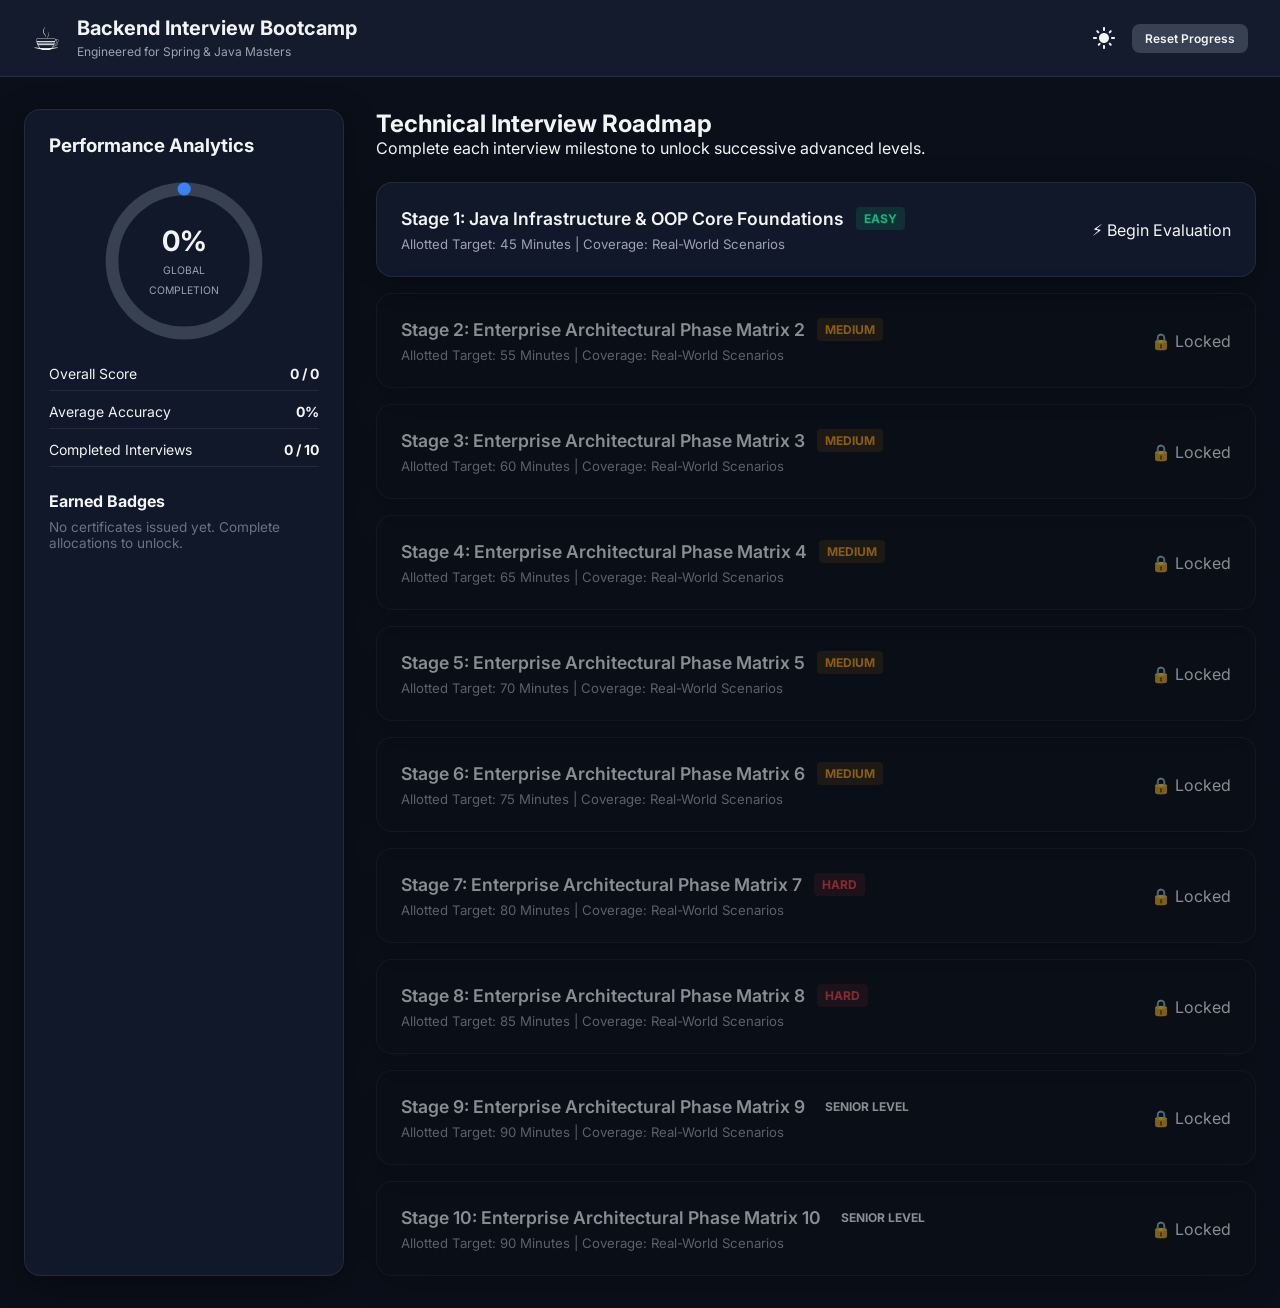
<file: index.html>
<!DOCTYPE html>
<html lang="en" dir="ltr" data-theme="dark">
<head>
    <meta charset="UTF-8">
    <meta name="viewport" content="width=device-width, initial-scale=1.0">
    <title>Backend Interview Bootcamp — Premium Simulator</title>
    <link rel="preconnect" href="https://fonts.googleapis.com">
    <link rel="preconnect" href="https://fonts.gstatic.com" crossorigin>
    <link href="https://fonts.googleapis.com/css2?family=Inter:wght@400;500;600;700&family=JetBrains+Mono:wght@400;500;600&display=swap" rel="stylesheet">
    <link rel="stylesheet" href="style.css">
</head>
<body>
    <audio id="snd-success" src="https://assets.mixkit.co/active_storage/sfx/2019/2019-84.wav" preload="auto"></audio>
    <audio id="snd-fail" src="https://assets.mixkit.co/active_storage/sfx/2514/2514-84.wav" preload="auto"></audio>
    <audio id="snd-click" src="https://assets.mixkit.co/active_storage/sfx/2568/2568-84.wav" preload="auto"></audio>

    <header class="app-header">
        <div class="header-container">
            <div class="logo-group" id="btn-header-home">
                <span class="logo-icon">☕</span>
                <div class="logo-text">
                    <h1>Backend Interview Bootcamp</h1>
                    <span class="logo-sub">Engineered for Spring & Java Masters</span>
                </div>
            </div>
            <div class="header-actions">
                <button id="theme-toggle" class="btn-icon" aria-label="Toggle Theme">
                    <svg class="sun-icon" viewBox="0 0 24 24"><path d="M12 7c-2.76 0-5 2.24-5 5s2.24 5 5 5 5-2.24 5-5-2.24-5-5-5zM2 13h2c.55 0 1-.45 1-1s-.45-1-1-1H2c-.55 0-1 .45-1 1s.45 1 1 1zm18 0h2c.55 0 1-.45 1-1s-.45-1-1-1h-2c-.55 0-1 .45-1 1s.45 1 1 1zM11 2v2c0 .55.45 1 1 1s1-.45 1-1V2c0-.55-.45-1-1-1s-1 .45-1 1zm0 18v2c0 .55.45 1 1 1s1-.45 1-1v-2c0-.55-.45-1-1-1s-1 .45-1 1zM5.99 4.58c-.39-.39-1.03-.39-1.41 0s-.39 1.03 0 1.41l1.06 1.06c.39.39 1.03.39 1.41 0s.39-1.03 0-1.41L5.99 4.58zm12.37 12.37c-.39-.39-1.03-.39-1.41 0s-.39 1.03 0 1.41l1.06 1.06c.39.39 1.03.39 1.41 0s.39-1.03 0-1.41l-1.06-1.06zm1.06-12.37c-.39-.39-1.03-.39-1.41 0l-1.06 1.06c-.39.39-.39 1.03 0 1.41s1.03.39 1.41 0l1.06-1.06c.39-.38.39-1.02 0-1.41zm-12.37 12.37l-1.06 1.06c-.39.39-.39 1.03 0 1.41s1.03.39 1.41 0l1.06-1.06c.39-.39.39-1.03 0-1.41z"/></svg>
                    <svg class="moon-icon" viewBox="0 0 24 24"><path d="M12.3 22h-.1c-5.5 0-10-4.5-10-10 0-4.8 3.5-8.9 8.2-9.8.6-.1 1.2.3 1.3.9.1.6-.2 1.2-.8 1.4-2.8 1-4.7 3.7-4.7 6.8 0 4.1 3.4 7.5 7.5 7.5 3.1 0 5.8-1.9 6.8-4.7.2-.6.8-.9 1.4-.8.6.1 1 .7.9 1.3C21.2 18.5 17.1 22 12.3 22z"/></svg>
                </button>
                <button id="btn-reset-app" class="btn btn-secondary btn-sm">Reset Progress</button>
            </div>
        </div>
    </header>

    <main class="main-viewport">
        <section id="screen-dashboard" class="app-screen">
            <div class="dashboard-grid-layout">
                <aside class="dashboard-sidebar card-glass">
                    <h3>Performance Analytics</h3>
                    <div class="metric-circle-container">
                        <svg class="circular-progress" viewBox="0 0 100 100">
                            <circle class="bg" cx="50" cy="50" r="45"></circle>
                            <circle class="prog" id="dash-circle-pct" cx="50" cy="50" r="45"></circle>
                        </svg>
                        <div class="circle-inner">
                            <span id="dash-text-pct">0%</span>
                            <small>Global Completion</small>
                        </div>
                    </div>
                    <div class="analytics-metrics-list">
                        <div class="metric-row"><span>Overall Score</span><strong id="stat-overall-score">0 / 0</strong></div>
                        <div class="metric-row"><span>Average Accuracy</span><strong id="stat-avg-accuracy">0%</strong></div>
                        <div class="metric-row"><span>Completed Interviews</span><strong id="stat-completed-count">0 / 10</strong></div>
                    </div>
                    <div class="achievements-box">
                        <h4>Earned Badges</h4>
                        <div id="dashboard-badges" class="badges-flex"></div>
                    </div>
                </aside>

                <div class="dashboard-main-content">
                    <div class="section-title-container">
                        <h2>Technical Interview Roadmap</h2>
                        <p>Complete each interview milestone to unlock successive advanced levels.</p>
                    </div>
                    <div class="interviews-grid" id="interviews-container"></div>
                </div>
            </div>
        </section>

        <section id="screen-exam" class="app-screen hidden">
            <div class="exam-workspace">
                <div class="exam-sticky-header card-glass">
                    <div class="exam-info-meta">
                        <button id="exam-back-home" class="btn-text">← Exit to Dashboard</button>
                        <h2 id="exam-title-name">Interview Engine</h2>
                        <div class="tag" id="exam-difficulty-badge">Easy</div>
                    </div>
                    <div class="exam-realtime-metrics">
                        <div class="metric-block" id="exam-timer-wrapper">
                            <span class="label">Time Remaining</span>
                            <span class="val font-mono" id="exam-timer-clock">00:00</span>
                        </div>
                        <div class="metric-block">
                            <span class="label">Progress Indicator</span>
                            <span class="val" id="exam-progress-counter">Q 1 / 42</span>
                        </div>
                    </div>
                    <div class="progress-bar-track">
                        <div class="progress-bar-fill" id="exam-progress-bar"></div>
                    </div>
                </div>

                <div class="exam-body-layout">
                    <aside class="exam-navigator-panel card-glass">
                        <h3>Question Navigator</h3>
                        <div id="navigator-grid" class="navigator-grid"></div>
                        <div class="navigator-legend">
                            <div><span class="dot done"></span>Answered</div>
                            <div><span class="dot review"></span>Review</div>
                            <div><span class="dot current"></span>Current</div>
                        </div>
                    </aside>

                    <div class="exam-question-viewport card-glass">
                        <div class="question-header">
                            <span class="category-badge" id="question-category-lbl">Topic: Core</span>
                            <button id="btn-mark-review" class="btn btn-secondary btn-sm">⭐ Mark for Review</button>
                        </div>

                        <div id="active-question-wrapper" class="active-question-wrapper"></div>

                        <div class="exam-actions-panel">
                            <button id="btn-prev-q" class="btn btn-secondary">Previous Question</button>
                            <button id="btn-next-q" class="btn btn-primary">Next Question</button>
                            <button id="btn-submit-exam" class="btn btn-danger hidden">Finalize & Submit Interview</button>
                        </div>
                    </div>
                </div>
            </div>
        </section>

        <section id="screen-report" class="app-screen hidden">
            <div class="report-max-container">
                <div class="report-header-actions">
                    <button id="report-back-home" class="btn btn-secondary">← Back to Dashboard</button>
                    <div class="action-group">
                        <button id="btn-print-report" class="btn btn-primary">Print Formal Ticket</button>
                        <button id="btn-download-json" class="btn btn-secondary">Download Export Audit</button>
                    </div>
                </div>

                <div id="report-ticket-target"></div>
                <div class="review-explorer-section">
                    <div class="explorer-header card-glass">
                        <h3>Detailed Examination Explorer & Review Analysis</h3>
                        <div class="filter-controls">
                            <input type="text" id="review-search-input" placeholder="Search questions or keywords...">
                            <select id="review-filter-topic">
                                <option value="ALL">All Categories</option>
                            </select>
                        </div>
                    </div>
                    <div id="review-questions-feed" class="review-questions-feed"></div>
                </div>
            </div>
        </section>
    </main>

    <script src="utils.js"></script>
    <script src="questions.js"></script>
    <script src="data.js"></script>
    <script src="storage.js"></script>
    <script src="theme.js"></script>
    <script src="report.js"></script>
    <script src="script.js"></script>
</body>
</html>
</file>
<file: style.css>
/* Custom CSS Design Engine & Semantic CSS Variables */
:root {
    --font-sans: 'Inter', system-ui, -apple-system, sans-serif;
    --font-mono: 'JetBrains Mono', monospace;
    
    /* Dark Theme Token Architecture default */
    --bg-main: #0b0f19;
    --bg-surface: #141b2d;
    --bg-card: rgba(22, 30, 52, 0.65);
    --border-color: rgba(255, 255, 255, 0.08);
    --border-focus: #3b82f6;
    
    --text-primary: #f3f4f6;
    --text-secondary: #9ca3af;
    --text-muted: #6b7280;
    
    --primary: #3b82f6;
    --primary-hover: #2563eb;
    --secondary: #374151;
    --secondary-hover: #4b5563;
    --success: #10b981;
    --danger: #ef4444;
    --warning: #f59e0b;
    
    --glass-blur: blur(12px);
    --shadow-premium: 0 8px 32px 0 rgba(0, 0, 0, 0.37);
    --transition-standard: all 0.25s cubic-bezier(0.4, 0, 0.2, 1);
}

[data-theme="light"] {
    --bg-main: #f8fafc;
    --bg-surface: #ffffff;
    --bg-card: rgba(241, 245, 249, 0.8);
    --border-color: rgba(0, 0, 0, 0.08);
    --border-focus: #1d4ed8;
    
    --text-primary: #0f172a;
    --text-secondary: #475569;
    --text-muted: #94a3b8;
    
    --primary: #1d4ed8;
    --primary-hover: #1e40af;
    --secondary: #e2e8f0;
    --secondary-hover: #cbd5e1;
    --success: #15803d;
    --danger: #b91c1c;
    --warning: #b45309;
    
    --shadow-premium: 0 8px 32px 0 rgba(148, 163, 184, 0.15);
}

* {
    box-sizing: border-box;
    margin: 0;
    padding: 0;
}

body {
    background-color: var(--bg-main);
    color: var(--text-primary);
    font-family: var(--font-sans);
    min-height: 100vh;
    overflow-x: hidden;
    transition: background-color 0.3s ease, color 0.3s ease;
}

/* Layout Infrastructure */
.app-header {
    background: var(--bg-surface);
    border-bottom: 1px solid var(--border-color);
    padding: 1rem 2rem;
    position: sticky;
    top: 0;
    z-index: 100;
}

.header-container {
    max-width: 1400px;
    margin: 0 auto;
    display: flex;
    justify-content: space-between;
    align-items: center;
}

.logo-group {
    display: flex;
    align-items: center;
    gap: 1rem;
    cursor: pointer;
}

.logo-icon { font-size: 2rem; }
.logo-text h1 { font-size: 1.25rem; font-weight: 700; }
.logo-text .logo-sub { font-size: 0.75rem; color: var(--text-secondary); }

.header-actions {
    display: flex;
    align-items: center;
    gap: 1rem;
}

.main-viewport {
    max-width: 1400px;
    margin: 2rem auto;
    padding: 0 1.5rem;
}

.app-screen {
    animation: transitionScreen 0.4s cubic-bezier(0.4, 0, 0.2, 1) both;
}

.hidden { display: none !important; }

@keyframes transitionScreen {
    from { opacity: 0; transform: translateY(15px); }
    to { opacity: 1; transform: translateY(0); }
}

/* Base Components & Glassmorphic Utilities */
.card-glass {
    background: var(--bg-card);
    backdrop-filter: var(--glass-blur);
    -webkit-backdrop-filter: var(--glass-blur);
    border: 1px solid var(--border-color);
    border-radius: 16px;
    padding: 1.5rem;
    box-shadow: var(--shadow-premium);
}

.btn {
    font-family: var(--font-sans);
    font-weight: 600;
    font-size: 0.875rem;
    padding: 0.625rem 1.25rem;
    border-radius: 8px;
    border: 1px solid transparent;
    cursor: pointer;
    transition: var(--transition-standard);
    display: inline-flex;
    align-items: center;
    justify-content: center;
}

.btn-sm { padding: 0.375rem 0.75rem; font-size: 0.75rem; }
.btn-primary { background-color: var(--primary); color: #ffffff; }
.btn-primary:hover { background-color: var(--primary-hover); }
.btn-secondary { background-color: var(--secondary); color: var(--text-primary); }
.btn-secondary:hover { background-color: var(--secondary-hover); }
.btn-danger { background-color: var(--danger); color: #ffffff; }
.btn-danger:hover { background-color: rgba(239, 68, 68, 0.85); }
.btn-icon { background: none; border: none; cursor: pointer; color: var(--text-primary); display: flex; align-items: center; }

.btn-icon svg { width: 24px; height: 24px; fill: currentColor; }
[data-theme="dark"] .sun-icon { display: block; }
[data-theme="dark"] .moon-icon { display: none; }
[data-theme="light"] .sun-icon { display: none; }
[data-theme="light"] .moon-icon { display: block; }

.tag {
    display: inline-block;
    padding: 0.25rem 0.5rem;
    font-size: 0.75rem;
    font-weight: 700;
    text-transform: uppercase;
    border-radius: 4px;
}
.tag.easy { background: rgba(16, 185, 129, 0.15); color: var(--success); }
.tag.medium { background: rgba(245, 158, 11, 0.15); color: var(--warning); }
.tag.hard { background: rgba(239, 68, 68, 0.15); color: var(--danger); }

/* Dashboard Structural Styles */
.dashboard-grid-layout {
    display: grid;
    grid-template-columns: 320px 1fr;
    gap: 2rem;
}

@media (max-width: 1024px) {
    .dashboard-grid-layout { grid-template-columns: 1fr; }
}

.metric-circle-container {
    position: relative;
    width: 160px;
    height: 160px;
    margin: 1.5rem auto;
}

.circular-progress { width: 100%; height: 100%; transform: rotate(-90deg); }
.circular-progress circle { fill: none; stroke-width: 8; stroke-linecap: round; }
.circular-progress circle.bg { stroke: var(--secondary); }
.circular-progress circle.prog {
    stroke: var(--primary);
    stroke-dasharray: 283;
    stroke-dashoffset: 283;
    transition: stroke-dashoffset 1s ease-in-out;
}

.circle-inner {
    position: absolute;
    top: 50%; left: 50%;
    transform: translate(-50%, -50%);
    text-align: center;
}
.circle-inner span { font-size: 1.75rem; font-weight: 700; display: block; }
.circle-inner small { font-size: 0.65rem; color: var(--text-secondary); text-transform: uppercase; }

.analytics-metrics-list { display: flex; flex-direction: column; gap: 0.75rem; margin: 1.5rem 0; }
.metric-row { display: flex; justify-content: space-between; font-size: 0.875rem; padding-bottom: 0.5rem; border-bottom: 1px solid var(--border-color); }

.badges-flex { display: flex; flex-wrap: wrap; gap: 0.5rem; margin-top: 0.5rem; }
.badge-pill { background: var(--secondary); padding: 0.375rem 0.75rem; border-radius: 20px; font-size: 0.75rem; display: flex; align-items: center; gap: 0.375rem; border: 1px solid var(--border-color); }

.interviews-grid { display: flex; flex-direction: column; gap: 1rem; margin-top: 1.5rem; }
.interview-card {
    display: flex;
    justify-content: space-between;
    align-items: center;
    transition: var(--transition-standard);
    position: relative;
    overflow: hidden;
}
.interview-card:not(.locked):hover { transform: translateX(5px); border-color: var(--primary); }
.interview-card.locked { opacity: 0.55; cursor: not-allowed; background: rgba(0,0,0,0.1); }

.card-meta-core { display: flex; flex-direction: column; gap: 0.375rem; }
.card-meta-core h4 { font-size: 1.1rem; font-weight: 600; }
.card-meta-core p { font-size: 0.825rem; color: var(--text-secondary); }

/* Exam Simulator Layouts */
.exam-sticky-header { margin-bottom: 1.5rem; }
.exam-info-meta { display: flex; items-center: center; gap: 1.5rem; flex-wrap: wrap; margin-bottom: 0.75rem; }
.btn-text { background: none; border: none; color: var(--text-secondary); cursor: pointer; font-size: 0.875rem; }
.btn-text:hover { color: var(--text-primary); }
.exam-realtime-metrics { display: flex; gap: 2rem; margin-bottom: 0.75rem; }
.metric-block .label { font-size: 0.7rem; color: var(--text-muted); text-transform: uppercase; display: block; }
.metric-block .val { font-size: 1.25rem; font-weight: 700; }

.progress-bar-track { width: 100%; height: 6px; background: var(--secondary); border-radius: 3px; overflow: hidden; }
.progress-bar-fill { height: 100%; width: 0%; background: var(--success); transition: width 0.3s ease; }

.exam-body-layout { display: grid; grid-template-columns: 280px 1fr; gap: 1.5rem; }
@media (max-width: 768px) { .exam-body-layout { grid-template-columns: 1fr; } }

.navigator-grid { display: grid; grid-template-columns: repeat(auto-fill, minmax(40px, 1fr)); gap: 0.5rem; margin: 1rem 0; max-height: 300px; overflow-y: auto; }
.nav-box {
    height: 40px; display: flex; align-items: center; justify-content: center;
    border: 1px solid var(--border-color); border-radius: 6px; font-weight: 600; font-size: 0.85rem; cursor: pointer; transition: var(--transition-standard);
}
.nav-box.current { border-color: var(--primary); background: rgba(59, 130, 246, 0.2); color: var(--text-primary); }
.nav-box.done { background: var(--success); color: #ffffff; border-color: transparent; }
.nav-box.review { background: var(--warning); color: #ffffff; border-color: transparent; }

.navigator-legend { display: flex; flex-direction: column; gap: 0.375rem; font-size: 0.75rem; color: var(--text-secondary); }
.navigator-legend .dot { display: inline-block; width: 8px; height: 8px; border-radius: 50%; margin-right: 0.5rem; }
.navigator-legend .dot.done { background: var(--success); }
.navigator-legend .dot.review { background: var(--warning); }
.navigator-legend .dot.current { background: var(--primary); }

/* Dynamic Question Containers */
.question-header { display: flex; justify-content: space-between; align-items: center; margin-bottom: 1.5rem; }
.category-badge { font-weight: 600; font-size: 0.825rem; color: var(--primary); background: rgba(59,130,246,0.1); padding: 0.25rem 0.75rem; border-radius: 12px; }

.q-stem-text { font-size: 1.2rem; font-weight: 600; line-height: 1.5; margin-bottom: 1.5rem; }
.options-stack { display: flex; flex-direction: column; gap: 0.75rem; }
.option-wrapper {
    display: flex; align-items: center; gap: 1rem; padding: 1rem;
    border: 1px solid var(--border-color); border-radius: 10px; cursor: pointer; transition: var(--transition-standard);
}
.option-wrapper:hover { background: rgba(255,255,255,0.02); border-color: var(--text-muted); }
.option-wrapper.selected { border-color: var(--primary); background: rgba(59,130,246,0.06); }
.option-wrapper input { width: 18px; height: 18px; cursor: pointer; }

/* Code Execution Simulator Elements */
.code-container { margin: 1rem 0; border-radius: 8px; overflow: hidden; font-family: var(--font-mono); font-size: 0.85rem; }
.code-header { background: #0e131f; padding: 0.5rem 1rem; font-size: 0.75rem; color: var(--text-muted); border-bottom: 1px solid var(--border-color); }
pre.code-block { background: #070a12; padding: 1.25rem; overflow-x: auto; color: #a9b7c6; line-height: 1.5; white-space: pre-wrap; }

.text-area-input {
    width: 100%; height: 150px; background: rgba(0,0,0,0.2); border: 1px solid var(--border-color);
    border-radius: 8px; padding: 1rem; color: var(--text-primary); font-family: var(--font-sans); font-size: 0.9rem; line-height: 1.4; resize: vertical; margin-top: 0.75rem;
}
.text-area-input:focus { outline: none; border-color: var(--primary); }
.text-area-input.mono { font-family: var(--font-mono); font-size: 0.85rem; background: #070a12; }

.exam-actions-panel { display: flex; justify-content: space-between; margin-top: 2rem; pt: 1rem; border-top: 1px solid var(--border-color); }

/* Technical Ticket Layout (Structured Report Output) */
.ticket-wrapper { background: #0a0e17; border: 2px dashed #22d3ee; border-radius: 4px; padding: 2rem; font-family: var(--font-mono); color: #38bdf8; margin-bottom: 2.5rem; position: relative; }
.ticket-wrapper::before, .ticket-wrapper::after { content: ''; position: absolute; width: 20px; height: 20px; background: var(--bg-main); border-radius: 50%; top: 50%; transform: translateY(-50%); }
.ticket-wrapper::before { left: -11px; } .ticket-wrapper::after { right: -11px; }

.ticket-grid { display: grid; grid-template-columns: repeat(auto-fit, minmax(220px, 1fr)); gap: 1rem; margin: 1.5rem 0; padding: 1rem 0; border-top: 1px dashed rgba(56,189,248,0.3); border-bottom: 1px dashed rgba(56,189,248,0.3); }
.ticket-metric span { color: var(--text-secondary); font-size: 0.8rem; display: block; text-transform: uppercase; }
.ticket-metric strong { font-size: 1.15rem; color: #fff; }
.ticket-decision-banner { font-size: 1.5rem; font-weight: 700; text-align: center; padding: 1rem; border: 1px solid; margin: 1.5rem 0; border-radius: 4px; }
.ticket-decision-banner.PASS { background: rgba(16,185,129,0.1); border-color: var(--success); color: var(--success); }
.ticket-decision-banner.FAIL { background: rgba(239,68,68,0.1); border-color: var(--danger); color: var(--danger); }

.stars-row { display: flex; justify-content: space-between; font-size: 0.9rem; margin-bottom: 0.4rem; color: var(--text-primary); }
.stars-display { color: #f59e0b; letter-spacing: 2px; }

/* Explanations Rendering In Review */
.review-item-card { background: var(--bg-surface); border: 1px solid var(--border-color); border-radius: 12px; padding: 1.5rem; margin-bottom: 1rem; display: flex; flex-direction: column; gap: 1rem; }
.review-item-card.correct-boundary { border-left: 4px solid var(--success); }
.review-item-card.wrong-boundary { border-left: 4px solid var(--danger); }
.explanation-envelope { background: rgba(0,0,0,0.15); border-radius: 8px; padding: 1rem; font-size: 0.875rem; display: flex; flex-direction: column; gap: 0.5rem; line-height: 1.42; }
.explanation-envelope strong { color: var(--primary); }
.explanation-envelope p { margin-bottom: 0.25rem; }

.filter-controls { display: flex; gap: 1rem; margin-top: 1rem; }
.filter-controls input, .filter-controls select { background: var(--bg-surface); border: 1px solid var(--border-color); padding: 0.5rem 1rem; border-radius: 6px; color: var(--text-primary); }
.filter-controls input { flex: 1; }

.timer-low-alert { animation: pulseDanger 1s infinite alternate; background: rgba(239, 68, 68, 0.2) !important; color: var(--danger) !important; border: 1px solid var(--danger) !important; padding: 4px 8px; border-radius: 6px; }
@keyframes pulseDanger { from { opacity: 1; } to { opacity: 0.4; } }
</file>
